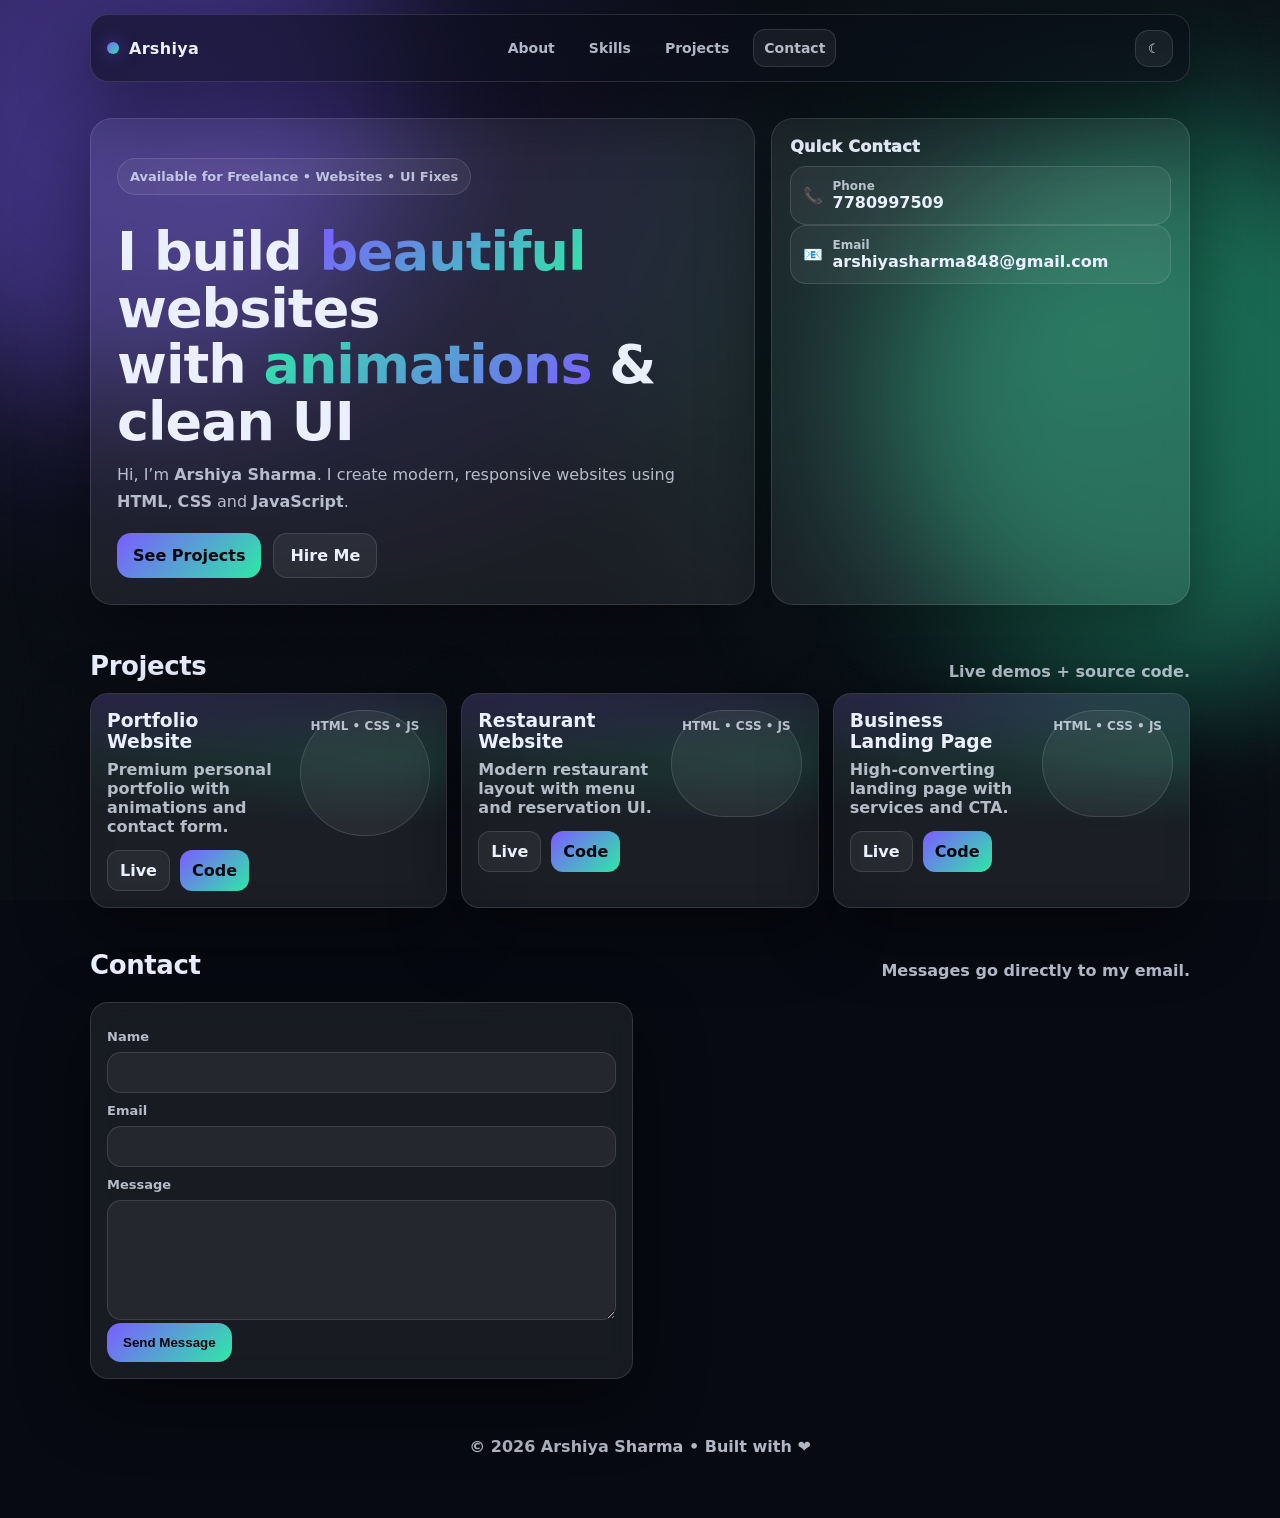
<file: index.html>
<!DOCTYPE html>
<html lang="en">
<head>
  <meta charset="UTF-8" />
  <meta name="viewport" content="width=device-width, initial-scale=1.0" />
  <title>Arshiya Sharma | Web Developer</title>
  <link rel="stylesheet" href="style.css" />
</head>
<body>

  <!-- Background -->
  <div class="blob b1"></div>
  <div class="blob b2"></div>
  <div class="noise"></div>

  <!-- Navbar -->
  <header class="nav">
    <a class="brand" href="#home">
      <span class="dot"></span>
      <span>Arshiya</span>
    </a>

    <nav class="navLinks">
      <a href="#about">About</a>
      <a href="#skills">Skills</a>
      <a href="#projects">Projects</a>
      <a href="#contact" class="pill">Contact</a>
    </nav>

    <button class="themeBtn" id="themeBtn">
      <span class="icon">☾</span>
    </button>
  </header>

  <!-- Hero -->
  <main id="home" class="hero">
    <div class="heroCard reveal">
      <p class="badge">Available for Freelance • Websites • UI Fixes</p>

      <h1>
        I build <span class="grad">beautiful</span> websites<br />
        with <span class="grad2">animations</span> & clean UI
      </h1>

      <p class="sub">
        Hi, I’m <b>Arshiya Sharma</b>. I create modern, responsive websites using
        <b>HTML</b>, <b>CSS</b> and <b>JavaScript</b>.
      </p>

      <div class="ctaRow">
        <a class="btn primary" href="#projects">See Projects</a>
        <a class="btn ghost" href="#contact">Hire Me</a>
      </div>
    </div>

    <aside class="sideCard reveal">
      <div class="miniTitle">Quick Contact</div>

      <a class="contactItem" href="tel:7780997509">
        <span>📞</span>
        <div>
          <div class="smallLabel">Phone</div>
          <div class="smallValue">7780997509</div>
        </div>
      </a>

      <a class="contactItem" href="mailto:arshiyasharma848@gmail.com">
        <span>📧</span>
        <div>
          <div class="smallLabel">Email</div>
          <div class="smallValue">arshiyasharma848@gmail.com</div>
        </div>
      </a>
    </aside>
  </main>

  <!-- Projects -->
  <section id="projects" class="section reveal">
    <div class="sectionHead">
      <h2>Projects</h2>
      <p>Live demos + source code.</p>
    </div>

    <div class="projects">

      <!-- Portfolio -->
      <article class="proj lift">
        <div class="projTop">
          <div>
            <h3>Portfolio Website</h3>
            <p>Premium personal portfolio with animations and contact form.</p>
          </div>
          <span class="pillSmall">HTML • CSS • JS</span>
        </div>

        <div class="projBtns">
          <a class="btn small ghost"
             href="https://akrshu.github.io/Portfolio/"
             target="_blank">
            Live
          </a>

          <a class="btn small primary"
             href="https://github.com/akrshu/Portfolio"
             target="_blank">
            Code
          </a>
        </div>
      </article>

      <!-- Restaurant -->
      <article class="proj lift">
        <div class="projTop">
          <div>
            <h3>Restaurant Website</h3>
            <p>Modern restaurant layout with menu and reservation UI.</p>
          </div>
          <span class="pillSmall">HTML • CSS • JS</span>
        </div>

        <div class="projBtns">
          <a class="btn small ghost"
             href="https://akrshu.github.io/Resturant/"
             target="_blank">
            Live
          </a>

          <a class="btn small primary"
             href="https://github.com/akrshu/Resturant"
             target="_blank">
            Code
          </a>
        </div>
      </article>

      <!-- Business Landing -->
      <article class="proj lift">
        <div class="projTop">
          <div>
            <h3>Business Landing Page</h3>
            <p>High-converting landing page with services and CTA.</p>
          </div>
          <span class="pillSmall">HTML • CSS • JS</span>
        </div>

        <div class="projBtns">
          <a class="btn small ghost"
             href="https://akrshu.github.io/Business-Landing-Project/"
             target="_blank">
            Live
          </a>

          <a class="btn small primary"
             href="https://github.com/akrshu/Business-Landing-Project"
             target="_blank">
            Code
          </a>
        </div>
      </article>

    </div>
  </section>

  <!-- Contact -->
  <section id="contact" class="section reveal">
    <div class="sectionHead">
      <h2>Contact</h2>
      <p>Messages go directly to my email.</p>
    </div>

    <div class="contactGrid">
      <form
        class="glass form tilt"
        action="https://formspree.io/f/xpqjgnyd"
        method="POST"
      >
        <input type="hidden" name="_subject" value="New Portfolio Message!" />

        <label>
          Name
          <input type="text" name="name" required />
        </label>

        <label>
          Email
          <input type="email" name="email" required />
        </label>

        <label>
          Message
          <textarea name="message" required></textarea>
        </label>

        <button class="btn primary" type="submit">Send Message</button>
      </form>
    </div>
  </section>

  <footer class="footer">
    <p>© 2026 Arshiya Sharma • Built with ❤️</p>
  </footer>

  <script src="script.js"></script>
</body>
</html>
</file>
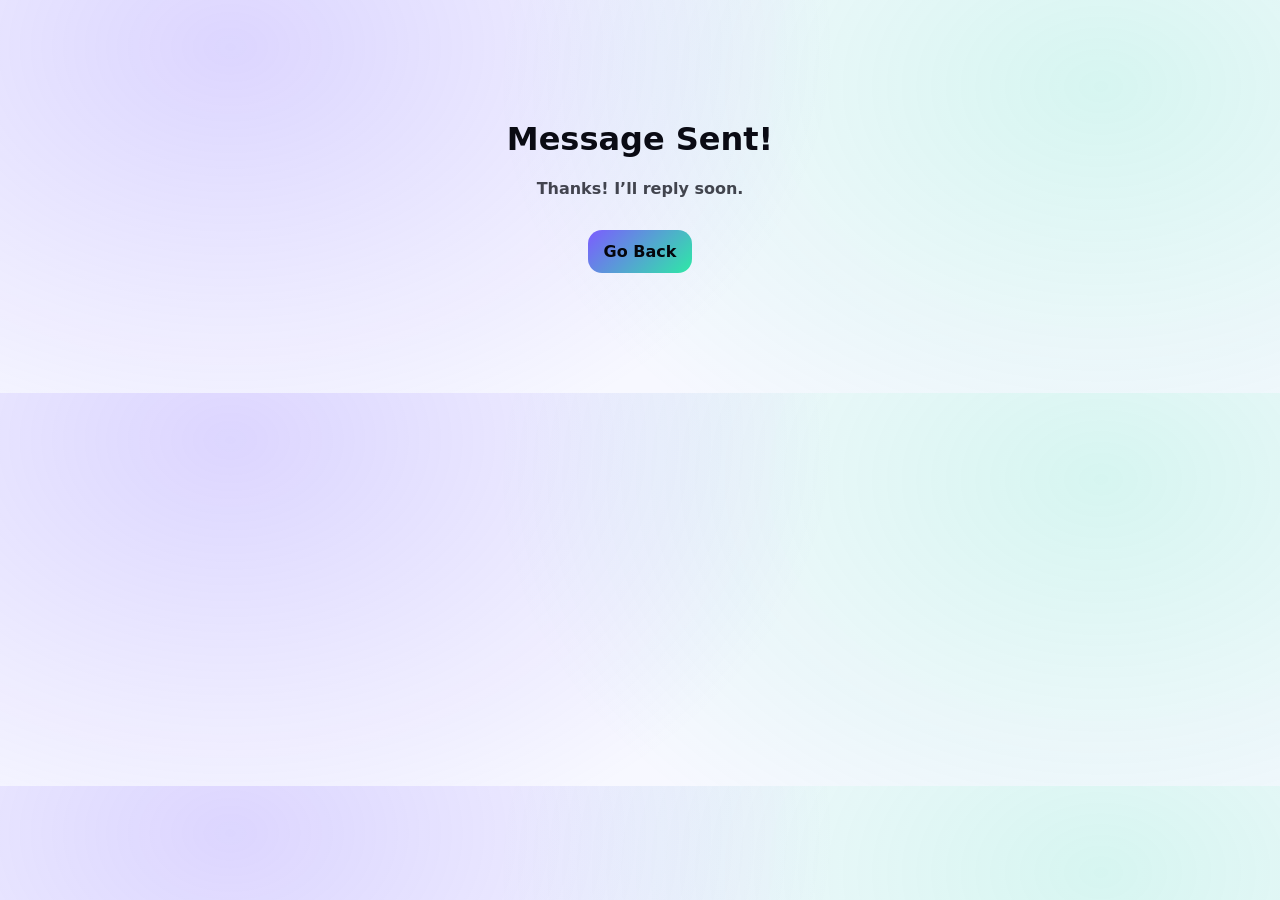
<file: thanks.html>
<!DOCTYPE html>
<html>
<head>
  <meta charset="UTF-8" />
  <meta name="viewport" content="width=device-width, initial-scale=1.0" />
  <title>Thanks</title>
  <link rel="stylesheet" href="style.css" />
</head>
<body class="light">
  <div style="width:min(900px,calc(100% - 24px)); margin:120px auto; text-align:center;">
    <h1>Message Sent!</h1>
    <p style="color:rgba(10,11,20,.75); font-weight:700;">
      Thanks! I’ll reply soon.
    </p>
    <a class="btn primary" href="./index.html" style="margin-top:16px;">Go Back</a>
  </div>
</body>
</html>
</file>
<file: style.css>
:root{
  --bg:#070A12;
  --card:rgba(255,255,255,.07);
  --stroke:rgba(255,255,255,.12);
  --text:#EAF0FF;
  --muted:rgba(234,240,255,.75);
  --accent:#7C5CFF;
  --accent2:#2EE9A6;
  --shadow: 0 22px 70px rgba(0,0,0,.45);
}

body.light{
  --bg:#F7F8FF;
  --card:rgba(10,11,20,.06);
  --stroke:rgba(10,11,20,.10);
  --text:#0A0B14;
  --muted:rgba(10,11,20,.72);
  --shadow: 0 20px 60px rgba(10,11,20,.14);
}

*{ box-sizing:border-box; }
html{ scroll-behavior:smooth; }
body{
  margin:0;
  font-family: ui-sans-serif, system-ui, -apple-system, Segoe UI, Roboto, Arial;
  color:var(--text);
  background:
    radial-gradient(1100px 800px at 18% 12%, rgba(124,92,255,.22), transparent 55%),
    radial-gradient(1100px 800px at 86% 22%, rgba(46,233,166,.16), transparent 55%),
    var(--bg);
  overflow-x:hidden;
}

/* background */
.blob{
  position:fixed;
  width:560px;height:560px;
  border-radius:50%;
  filter:blur(70px);
  opacity:.35;
  z-index:-3;
  animation: floaty 8s ease-in-out infinite;
}
.b1{ left:-160px; top:-170px; background:var(--accent); }
.b2{ right:-170px; top:130px; background:var(--accent2); animation-delay: -2.5s; }

@keyframes floaty{
  0%,100%{ transform: translateY(0) translateX(0) scale(1); }
  50%{ transform: translateY(18px) translateX(10px) scale(1.04); }
}

.noise{
  position:fixed; inset:0;
  pointer-events:none;
  z-index:-2;
  opacity:.12;
  background-image:url("data:image/svg+xml,%3Csvg xmlns='http://www.w3.org/2000/svg' width='220' height='220'%3E%3Cfilter id='n'%3E%3CfeTurbulence type='fractalNoise' baseFrequency='.9' numOctaves='3' stitchTiles='stitch'/%3E%3C/filter%3E%3Crect width='220' height='220' filter='url(%23n)' opacity='.35'/%3E%3C/svg%3E");
}

/* nav */
.nav{
  position:sticky; top:0; z-index:50;
  width:min(1100px, calc(100% - 24px));
  margin:14px auto 0;
  padding:14px 16px;
  display:flex; align-items:center; justify-content:space-between;
  border:1px solid var(--stroke);
  border-radius:18px;
  background: rgba(10,12,22,.55);
  backdrop-filter: blur(14px);
  box-shadow: var(--shadow);
}
body.light .nav{ background: rgba(255,255,255,.66); }

.brand{
  display:flex; gap:10px; align-items:center;
  text-decoration:none; color:var(--text);
  font-weight:900; letter-spacing:.3px;
}
.dot{
  width:12px; height:12px; border-radius:50%;
  background: linear-gradient(135deg, var(--accent), var(--accent2));
  box-shadow: 0 0 18px rgba(124,92,255,.55);
}

.navLinks{ display:flex; gap:14px; align-items:center; }
.navLinks a{
  text-decoration:none;
  color:var(--muted);
  font-weight:750;
  font-size:14px;
  padding:10px 10px;
  border-radius:12px;
  transition:.2s ease;
}
.navLinks a:hover{ color:var(--text); background: rgba(255,255,255,.07); }
.pill{ border:1px solid var(--stroke); background: rgba(255,255,255,.06); }

.themeBtn{
  border:1px solid var(--stroke);
  background: rgba(255,255,255,.06);
  color: var(--text);
  border-radius:14px;
  padding:10px 12px;
  cursor:pointer;
  transition:.2s ease;
}
.themeBtn:hover{ transform: translateY(-1px); }

/* hero */
.hero{
  width:min(1100px, calc(100% - 24px));
  margin:18px auto 0;
  display:grid;
  grid-template-columns: 1.35fr .85fr;
  gap:16px;
  padding: 18px 0 10px;
}

.heroCard, .sideCard, .glass, .skillCard, .proj{
  border:1px solid var(--stroke);
  background: var(--card);
  border-radius:22px;
  box-shadow: var(--shadow);
  backdrop-filter: blur(14px);
}

.heroCard{ padding:26px; }
.sideCard{ padding:18px; }

.badge{
  display:inline-flex;
  border:1px solid var(--stroke);
  background: rgba(255,255,255,.06);
  padding:10px 12px;
  border-radius:999px;
  font-weight:800;
  color:var(--muted);
  font-size:13px;
}

.hero h1{
  margin:16px 0 10px;
  font-size: clamp(34px, 4.4vw, 54px);
  line-height:1.05;
  letter-spacing:-1px;
}
.grad{
  background: linear-gradient(135deg, var(--accent), var(--accent2));
  -webkit-background-clip:text;
  background-clip:text;
  color:transparent;
}
.grad2{
  background: linear-gradient(135deg, var(--accent2), var(--accent));
  -webkit-background-clip:text;
  background-clip:text;
  color:transparent;
}

.sub{
  margin:0;
  color:var(--muted);
  font-size:16px;
  line-height:1.7;
  max-width: 65ch;
}

.ctaRow{
  display:flex; gap:12px; flex-wrap:wrap;
  margin-top:18px;
}

.btn{
  display:inline-flex;
  align-items:center;
  justify-content:center;
  text-decoration:none;
  font-weight:900;
  border-radius:14px;
  padding:12px 16px;
  border:1px solid var(--stroke);
  cursor:pointer;
  transition: .2s ease;
  user-select:none;
}
.btn:hover{ transform: translateY(-2px); }
.btn.primary{
  border:none;
  background: linear-gradient(135deg, var(--accent), var(--accent2));
  color:#05060c;
}
.btn.ghost{
  background: rgba(255,255,255,.06);
  color:var(--text);
}
.btn.small{ padding:10px 12px; border-radius:12px; font-weight:850; }

.stats{
  margin-top:18px;
  display:grid;
  grid-template-columns: repeat(3, 1fr);
  gap:10px;
}
.stat{
  border:1px solid var(--stroke);
  background: rgba(255,255,255,.06);
  border-radius:16px;
  padding:12px;
}
.num{ font-weight:950; font-size:18px; }
.label{ margin-top:4px; color:var(--muted); font-weight:750; font-size:12px; }

/* side */
.miniTitle{ font-weight:950; margin-bottom:10px; letter-spacing:.3px; }
.contactMini{ display:grid; gap:10px; margin-bottom:12px; }
.contactItem{
  display:flex; gap:10px; align-items:center;
  text-decoration:none; color:var(--text);
  border:1px solid var(--stroke);
  background: rgba(255,255,255,.06);
  border-radius:16px;
  padding:12px;
  transition:.2s ease;
}
.contactItem:hover{ transform: translateY(-2px); }
.ico{ font-size:18px; }
.smallLabel{ color:var(--muted); font-size:12px; font-weight:750; }
.smallValue{ font-weight:900; }

.glass{ padding:14px; margin-top:10px; border-radius:18px; }
.glass h3{ margin:0 0 8px; font-size:14px; }
.glass ul{ margin:0; padding-left:18px; color:var(--muted); font-weight:700; line-height:1.7; }

.chips{ display:flex; gap:8px; flex-wrap:wrap; }
.chip{
  border:1px solid var(--stroke);
  background: rgba(255,255,255,.06);
  padding:8px 10px;
  border-radius:999px;
  color:var(--muted);
  font-weight:900;
  font-size:12px;
}

/* sections */
.section{
  width:min(1100px, calc(100% - 24px));
  margin: 14px auto 0;
  padding: 22px 0 6px;
}
.sectionHead{
  display:flex;
  justify-content:space-between;
  align-items:end;
  gap:14px;
  margin-bottom:12px;
}
.sectionHead h2{ margin:0; font-size:26px; letter-spacing:-.4px; }
.sectionHead p{ margin:0; color:var(--muted); font-weight:750; }

.aboutGrid{
  display:grid;
  grid-template-columns: 1.25fr .75fr;
  gap:14px;
}
.big{ padding:18px; }
.big p{ margin:0; color:var(--muted); line-height:1.7; font-weight:750; }
.line{ height:1px; background: var(--stroke); margin: 14px 0; }

/* skills */
.cards{
  display:grid;
  grid-template-columns: repeat(4, 1fr);
  gap:14px;
}
.skillCard{
  padding:16px;
  border-radius:18px;
}
.skillTop{ display:flex; gap:10px; align-items:center; }
.emoji{ font-size:18px; }
.skillCard h3{ margin:0; }
.skillCard p{ margin:10px 0 0; color:var(--muted); font-weight:750; line-height:1.6; }

/* projects */
.projects{
  display:grid;
  grid-template-columns: repeat(3, 1fr);
  gap:14px;
}
.proj{
  padding:16px;
  border-radius:18px;
  position:relative;
  overflow:hidden;
}
.proj::before{
  content:"";
  position:absolute;
  inset:-2px;
  background: radial-gradient(800px 120px at 10% 0%, rgba(124,92,255,.20), transparent 60%),
              radial-gradient(800px 120px at 90% 30%, rgba(46,233,166,.16), transparent 60%);
  opacity:.8;
  pointer-events:none;
}
.proj > *{ position:relative; }

.projTop{ display:flex; justify-content:space-between; gap:10px; }
.proj h3{ margin:0; }
.proj p{ margin:8px 0 0; color:var(--muted); font-weight:750; }
.pillSmall{
  border:1px solid var(--stroke);
  background: rgba(255,255,255,.06);
  padding:8px 10px;
  border-radius:999px;
  color:var(--muted);
  font-weight:900;
  font-size:12px;
  white-space:nowrap;
}
.projBtns{ display:flex; gap:10px; margin-top:14px; }

/* contact */
.contactGrid{
  display:grid;
  grid-template-columns: 1fr 1fr;
  gap:14px;
}
.contactSide{ padding:16px; border-radius:18px; }
.direct{
  display:flex; gap:10px; align-items:center;
  text-decoration:none; color:var(--text);
  border:1px solid var(--stroke);
  background: rgba(255,255,255,.06);
  border-radius:16px;
  padding:12px;
  margin-top:10px;
  transition:.2s ease;
}
.direct:hover{ transform: translateY(-2px); }
.direct p{ margin:4px 0 0; color:var(--muted); font-weight:750; }

.form{
  padding:16px;
  border-radius:18px;
}
.form label{
  display:block;
  font-weight:900;
  color:var(--muted);
  font-size:13px;
  margin-top:10px;
}
.form input, .form textarea{
  width:100%;
  margin-top:8px;
  padding:12px 12px;
  border-radius:14px;
  border:1px solid var(--stroke);
  background: rgba(255,255,255,.06);
  color:var(--text);
  outline:none;
}
.form textarea{ min-height:120px; resize:vertical; }
.hint{ margin:10px 0 0; color:var(--muted); font-weight:750; font-size:12px; }
.smallText{ margin:0; color:var(--muted); font-weight:750; font-size:12px; }

/* footer */
.footer{
  width:min(1100px, calc(100% - 24px));
  margin:18px auto 28px;
  padding:18px 0;
  text-align:center;
  color:var(--muted);
  font-weight:800;
}

/* Animations: reveal */
.reveal{
  opacity:0;
  transform: translateY(14px);
  transition: .75s ease;
}
.reveal.show{
  opacity:1;
  transform: translateY(0);
}

/* hover animations */
.lift{ transition: .2s ease; }
.lift:hover{ transform: translateY(-4px); }

.tilt{
  transform-style: preserve-3d;
  transition: transform .2s ease;
}
.tilt:hover{
  transform: perspective(900px) rotateX(2deg) rotateY(-2deg) translateY(-2px);
}

/* responsive */
@media (max-width: 980px){
  .hero{ grid-template-columns: 1fr; }
  .aboutGrid{ grid-template-columns: 1fr; }
  .cards{ grid-template-columns: repeat(2, 1fr); }
  .projects{ grid-template-columns: 1fr; }
  .contactGrid{ grid-template-columns: 1fr; }
  .navLinks{ display:none; }
}
</file>
